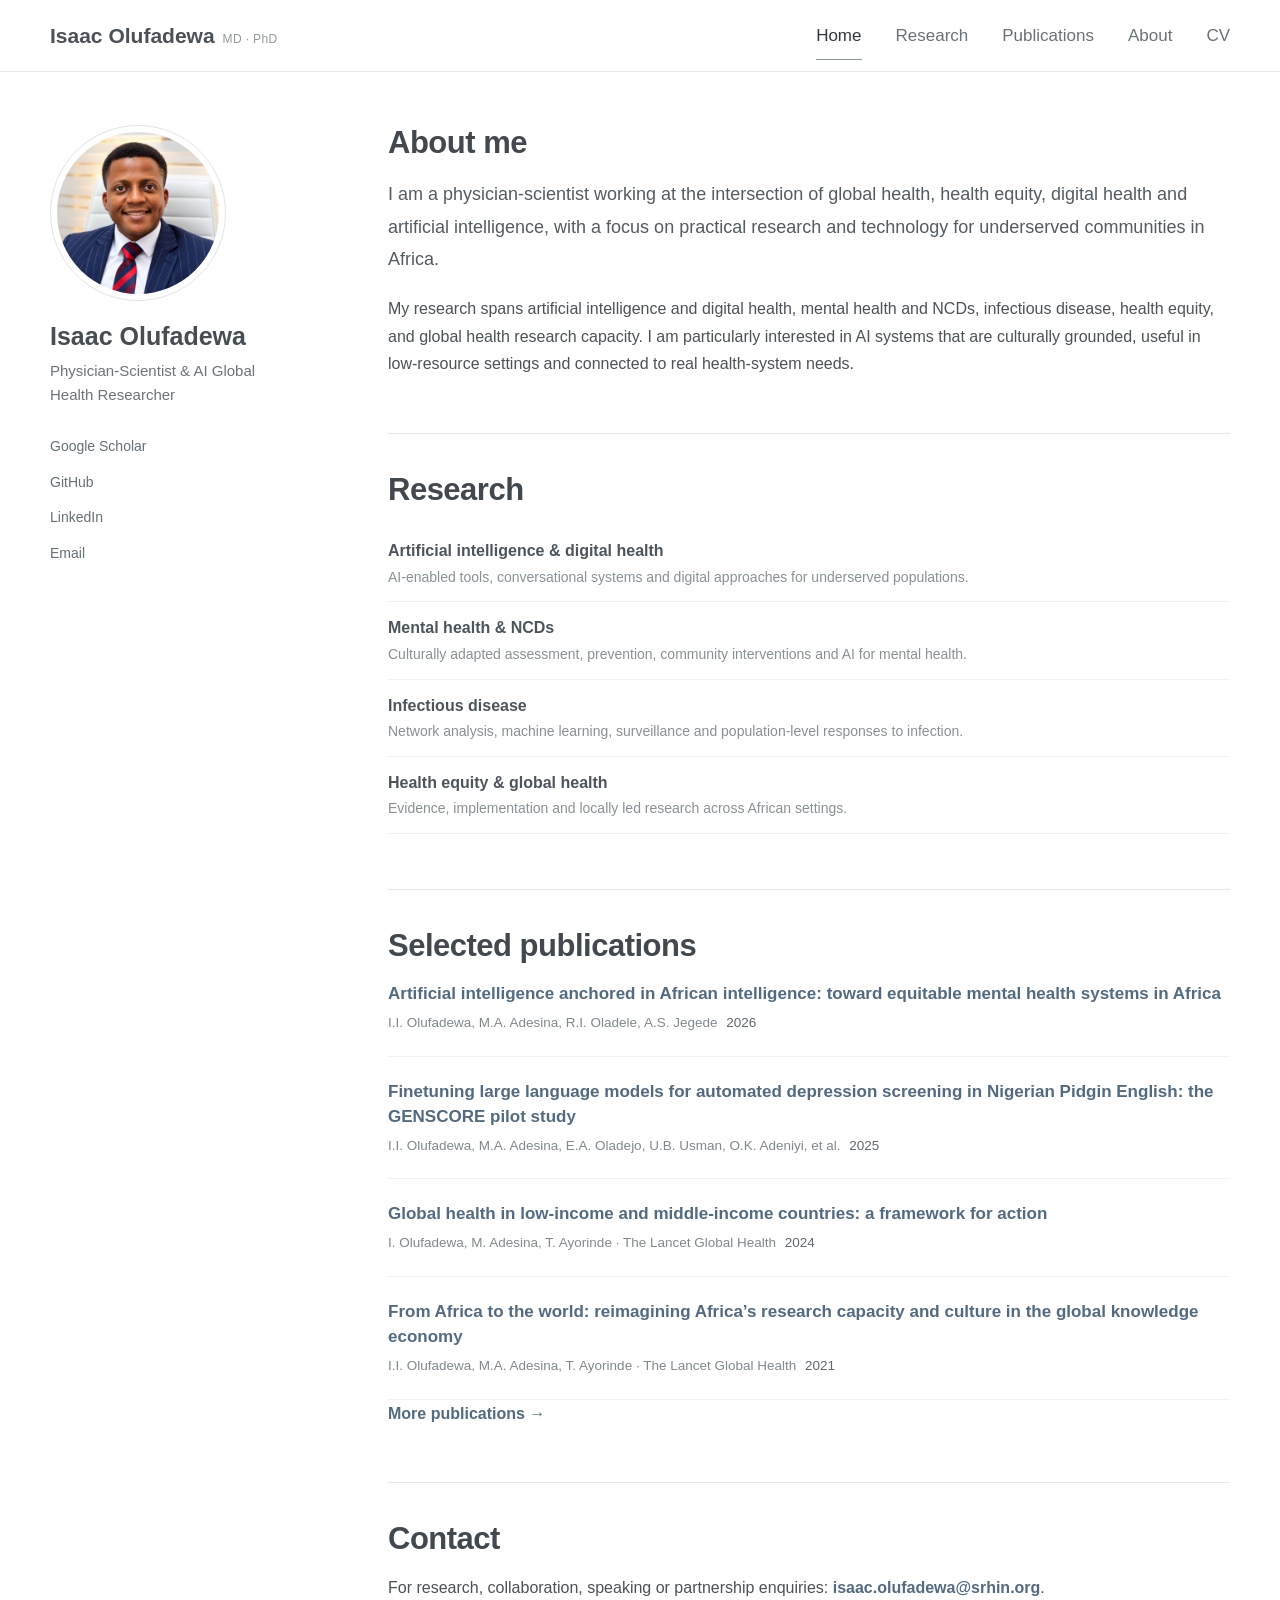
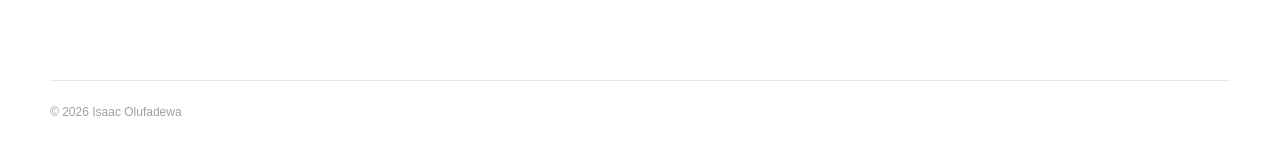
<file: index.html>
<!DOCTYPE html>
<html lang="en">
<head>
<meta charset="UTF-8">
<meta name="viewport" content="width=device-width, initial-scale=1">
<title>Home — Isaac Olufadewa</title>
<meta name="description" content="Isaac Olufadewa is a physician-scientist and AI global health researcher working across health equity, digital health, mental health and infectious disease.">
<link rel="stylesheet" href="assets/css/style.css">
</head>
<body>
<header class="site-header">
  <div class="header-inner">
    <a class="site-name" href="index.html">Isaac Olufadewa<small>MD · PhD</small></a>
    <nav class="site-nav" aria-label="Primary navigation">
      <a href="index.html" data-page="index.html">Home</a>
      <a href="research.html" data-page="research.html">Research</a>
      <a href="publications.html" data-page="publications.html">Publications</a>
      <a href="about.html" data-page="about.html">About</a>
      <a href="assets/docs/Isaac-Olufadewa-CV.pdf">CV</a>
    </nav>
  </div>
</header>
<div class="page">
<aside class="sidebar">
  <div class="portrait-wrap">
    <img class="portrait" src="assets/img/isaac.png" alt="Portrait of Isaac Olufadewa">
    <div class="monogram" aria-hidden="true">IO</div>
  </div>
  <div>
    <h1>Isaac Olufadewa</h1>
    <p class="role">Physician-Scientist &amp; AI Global Health Researcher</p>
 </div>
  <ul class="sidebar-links">
    <li><a href="https://scholar.google.com/citations?user=htUWujUAAAAJ&amp;hl=en" target="_blank" rel="noopener">Google Scholar</a></li>
    <li><a href="https://github.com/iiolufadewa" target="_blank" rel="noopener">GitHub</a></li>
    <li><a href="https://www.linkedin.com/in/isaacolufadewa" target="_blank" rel="noopener">LinkedIn</a></li>
    <li><a href="mailto:isaac.olufadewa@srhin.org">Email</a></li>
  </ul>
</aside>
<main>
  <section class="section">
    <h2 class="section-title">About me</h2>
    <p class="lead">I am a physician-scientist working at the intersection of global health, health equity, digital health and artificial intelligence, with a focus on practical research and technology for underserved communities in Africa.</p>
    <p>My research spans artificial intelligence and digital health, mental health and NCDs, infectious disease, health equity, and global health research capacity. I am particularly interested in AI systems that are culturally grounded, useful in low-resource settings and connected to real health-system needs.</p>
  </section>

  <section class="section">
    <h2 class="section-title">Research</h2>
    <ul class="simple-list">
      <li><strong>Artificial intelligence &amp; digital health</strong><span>AI-enabled tools, conversational systems and digital approaches for underserved populations.</span></li>
      <li><strong>Mental health &amp; NCDs</strong><span>Culturally adapted assessment, prevention, community interventions and AI for mental health.</span></li>
      <li><strong>Infectious disease</strong><span>Network analysis, machine learning, surveillance and population-level responses to infection.</span></li>
      <li><strong>Health equity &amp; global health</strong><span>Evidence, implementation and locally led research across African settings.</span></li>
    </ul>
  </section>

  <section class="section">
    <h2 class="section-title">Selected publications</h2>
    <ol class="pub-list">
      <li class="pub"><a class="pub-title" href="https://scholar.google.com/citations?user=htUWujUAAAAJ&amp;hl=en" target="_blank" rel="noopener">Artificial intelligence anchored in African intelligence: toward equitable mental health systems in Africa</a><div class="pub-meta">I.I. Olufadewa, M.A. Adesina, R.I. Oladele, A.S. Jegede <span class="year">2026</span></div></li>
      <li class="pub"><a class="pub-title" href="https://scholar.google.com/citations?user=htUWujUAAAAJ&amp;hl=en" target="_blank" rel="noopener">Finetuning large language models for automated depression screening in Nigerian Pidgin English: the GENSCORE pilot study</a><div class="pub-meta">I.I. Olufadewa, M.A. Adesina, E.A. Oladejo, U.B. Usman, O.K. Adeniyi, et al. <span class="year">2025</span></div></li>
      <li class="pub"><a class="pub-title" href="https://scholar.google.com/citations?user=htUWujUAAAAJ&amp;hl=en" target="_blank" rel="noopener">Global health in low-income and middle-income countries: a framework for action</a><div class="pub-meta">I. Olufadewa, M. Adesina, T. Ayorinde · The Lancet Global Health <span class="year">2024</span></div></li>
      <li class="pub"><a class="pub-title" href="https://scholar.google.com/citations?user=htUWujUAAAAJ&amp;hl=en" target="_blank" rel="noopener">From Africa to the world: reimagining Africa’s research capacity and culture in the global knowledge economy</a><div class="pub-meta">I.I. Olufadewa, M.A. Adesina, T. Ayorinde · The Lancet Global Health <span class="year">2021</span></div></li>
    </ol>
    <a class="inline-link" href="publications.html">More publications →</a>
  </section>

  <section class="section">
    <h2 class="section-title">Contact</h2>
    <p>For research, collaboration, speaking or partnership enquiries: <a class="inline-link" href="mailto:isaac.olufadewa@srhin.org">isaac.olufadewa@srhin.org</a>.</p>
  </section>
</main>
</div>
<footer class="footer">© <span data-year>2026</span> Isaac Olufadewa</footer>
<script src="assets/js/main.js"></script>
</body>
</html>
</file>
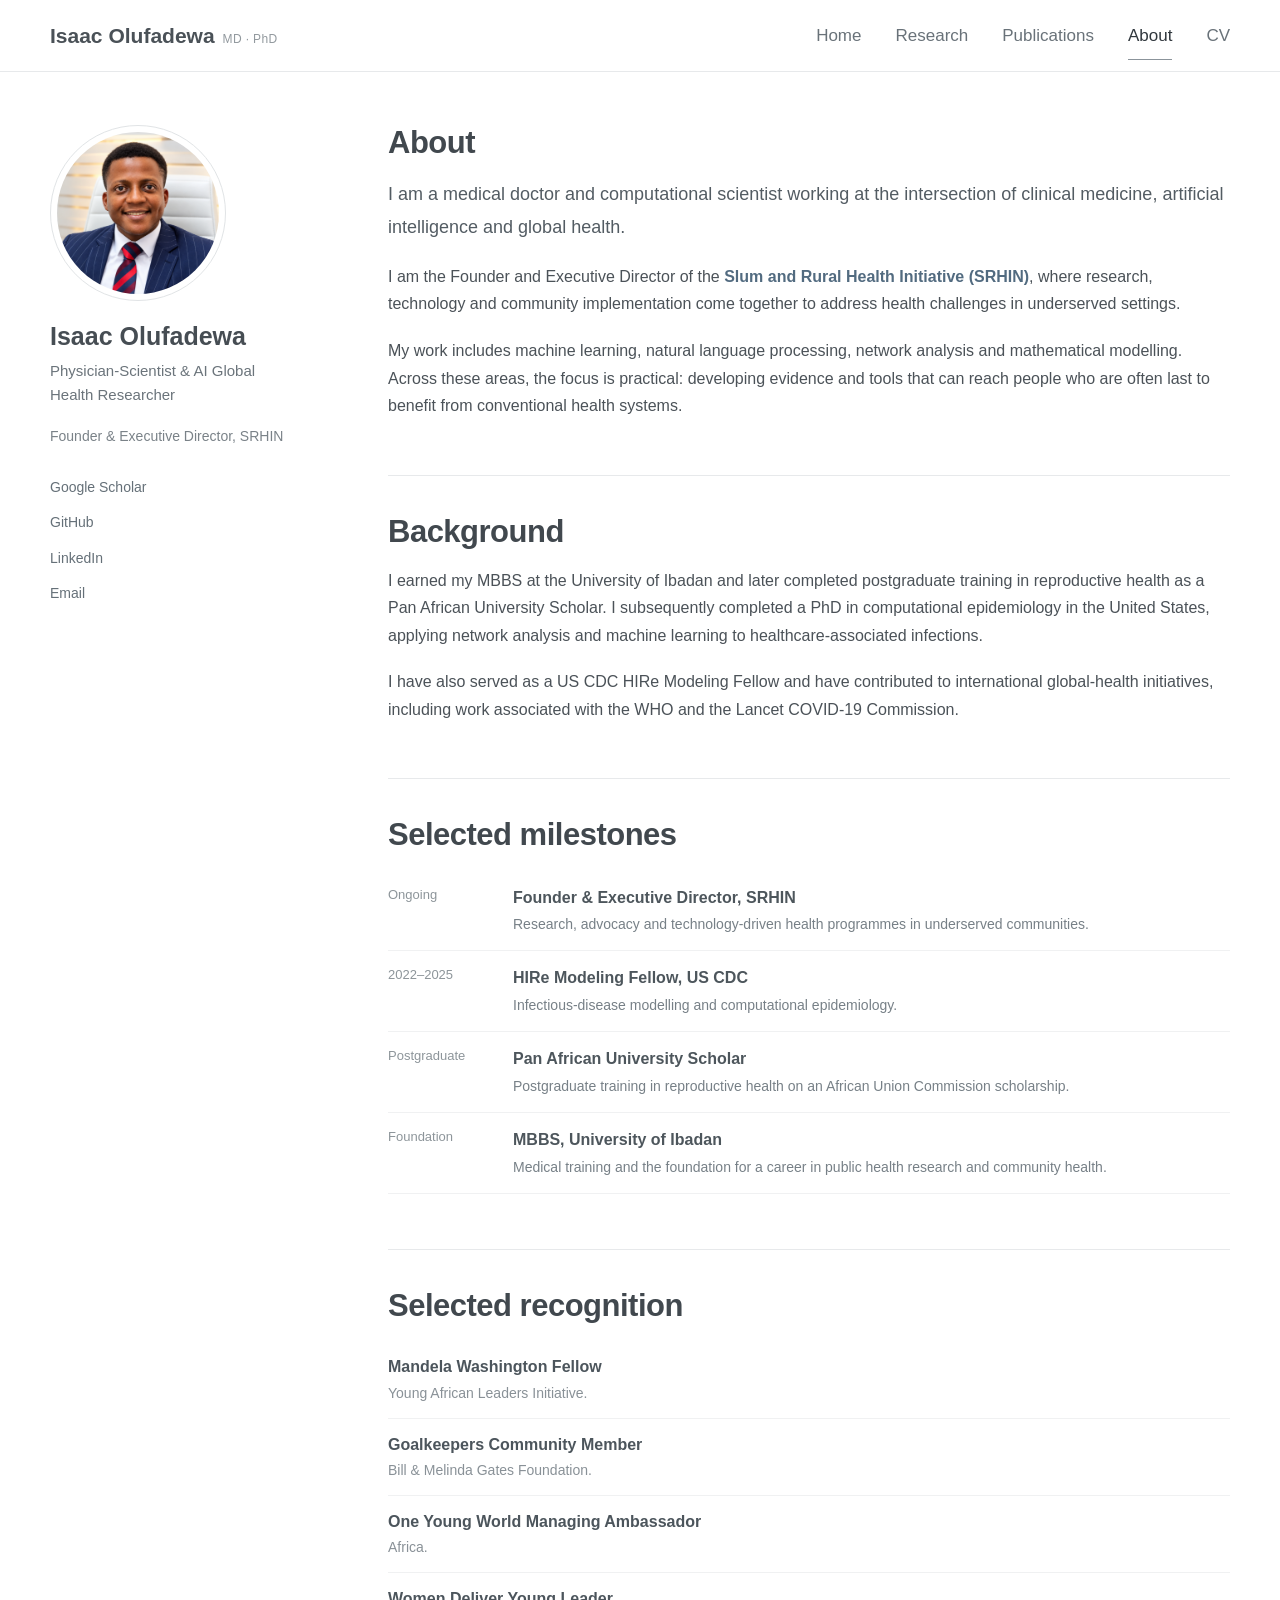
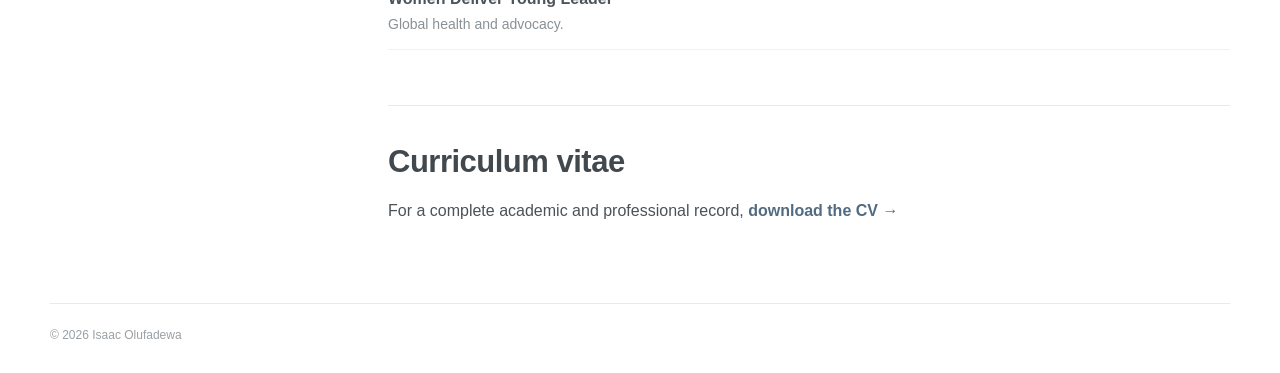
<file: about.html>
<!DOCTYPE html>
<html lang="en">
<head>
<meta charset="UTF-8">
<meta name="viewport" content="width=device-width, initial-scale=1">
<title>About — Isaac Olufadewa, MD, PhD</title>
<meta name="description" content="Biography and career background of Isaac Olufadewa, physician-scientist and AI global health researcher.">
<link rel="stylesheet" href="assets/css/style.css">
</head>
<body>
<header class="site-header">
  <div class="header-inner">
    <a class="site-name" href="index.html">Isaac Olufadewa<small>MD · PhD</small></a>
    <nav class="site-nav" aria-label="Primary navigation">
      <a href="index.html" data-page="index.html">Home</a>
      <a href="research.html" data-page="research.html">Research</a>
      <a href="publications.html" data-page="publications.html">Publications</a>
      <a href="about.html" data-page="about.html">About</a>
      <a href="assets/docs/Isaac-Olufadewa-CV.pdf">CV</a>
    </nav>
  </div>
</header>
<div class="page">
<aside class="sidebar">
  <div class="portrait-wrap">
    <img class="portrait" src="assets/img/isaac.png" alt="Portrait of Isaac Olufadewa">
    <div class="monogram" aria-hidden="true">IO</div>
  </div>
  <div>
    <h1>Isaac Olufadewa</h1>
    <p class="role">Physician-Scientist &amp; AI Global Health Researcher</p>
    <p class="affiliation">Founder &amp; Executive Director, SRHIN</p>
  </div>
  <ul class="sidebar-links">
    <li><a href="https://scholar.google.com/citations?user=htUWujUAAAAJ&amp;hl=en" target="_blank" rel="noopener">Google Scholar</a></li>
    <li><a href="https://github.com/iiolufadewa" target="_blank" rel="noopener">GitHub</a></li>
    <li><a href="https://www.linkedin.com/in/isaacolufadewa" target="_blank" rel="noopener">LinkedIn</a></li>
    <li><a href="mailto:isaac.olufadewa@srhin.org">Email</a></li>
  </ul>
</aside>
<main>
  <section class="section">
    <h2 class="section-title">About</h2>
    <p class="lead">I am a medical doctor and computational scientist working at the intersection of clinical medicine, artificial intelligence and global health.</p>
    <p>I am the Founder and Executive Director of the <a class="inline-link" href="https://srhin.org" target="_blank" rel="noopener">Slum and Rural Health Initiative (SRHIN)</a>, where research, technology and community implementation come together to address health challenges in underserved settings.</p>
    <p>My work includes machine learning, natural language processing, network analysis and mathematical modelling. Across these areas, the focus is practical: developing evidence and tools that can reach people who are often last to benefit from conventional health systems.</p>
  </section>

  <section class="section">
    <h2 class="section-title">Background</h2>
    <p>I earned my MBBS at the University of Ibadan and later completed postgraduate training in reproductive health as a Pan African University Scholar. I subsequently completed a PhD in computational epidemiology in the United States, applying network analysis and machine learning to healthcare-associated infections.</p>
    <p>I have also served as a US CDC HIRe Modeling Fellow and have contributed to international global-health initiatives, including work associated with the WHO and the Lancet COVID-19 Commission.</p>
  </section>

  <section class="section">
    <h2 class="section-title">Selected milestones</h2>
    <ul class="timeline">
      <li><span class="date">Ongoing</span><div><h3>Founder &amp; Executive Director, SRHIN</h3><p>Research, advocacy and technology-driven health programmes in underserved communities.</p></div></li>
      <li><span class="date">2022–2025</span><div><h3>HIRe Modeling Fellow, US CDC</h3><p>Infectious-disease modelling and computational epidemiology.</p></div></li>
      <li><span class="date">Postgraduate</span><div><h3>Pan African University Scholar</h3><p>Postgraduate training in reproductive health on an African Union Commission scholarship.</p></div></li>
      <li><span class="date">Foundation</span><div><h3>MBBS, University of Ibadan</h3><p>Medical training and the foundation for a career in public health research and community health.</p></div></li>
    </ul>
  </section>

  <section class="section">
    <h2 class="section-title">Selected recognition</h2>
    <ul class="simple-list">
      <li><strong>Mandela Washington Fellow</strong><span>Young African Leaders Initiative.</span></li>
      <li><strong>Goalkeepers Community Member</strong><span>Bill &amp; Melinda Gates Foundation.</span></li>
      <li><strong>One Young World Managing Ambassador</strong><span>Africa.</span></li>
      <li><strong>Women Deliver Young Leader</strong><span>Global health and advocacy.</span></li>
    </ul>
  </section>

  <section class="section">
    <h2 class="section-title">Curriculum vitae</h2>
    <p>For a complete academic and professional record, <a class="inline-link" href="assets/docs/Isaac-Olufadewa-CV.pdf">download the CV →</a></p>
  </section>
</main>
</div>
<footer class="footer">© <span data-year>2026</span> Isaac Olufadewa</footer>
<script src="assets/js/main.js"></script>
</body>
</html>
</file>
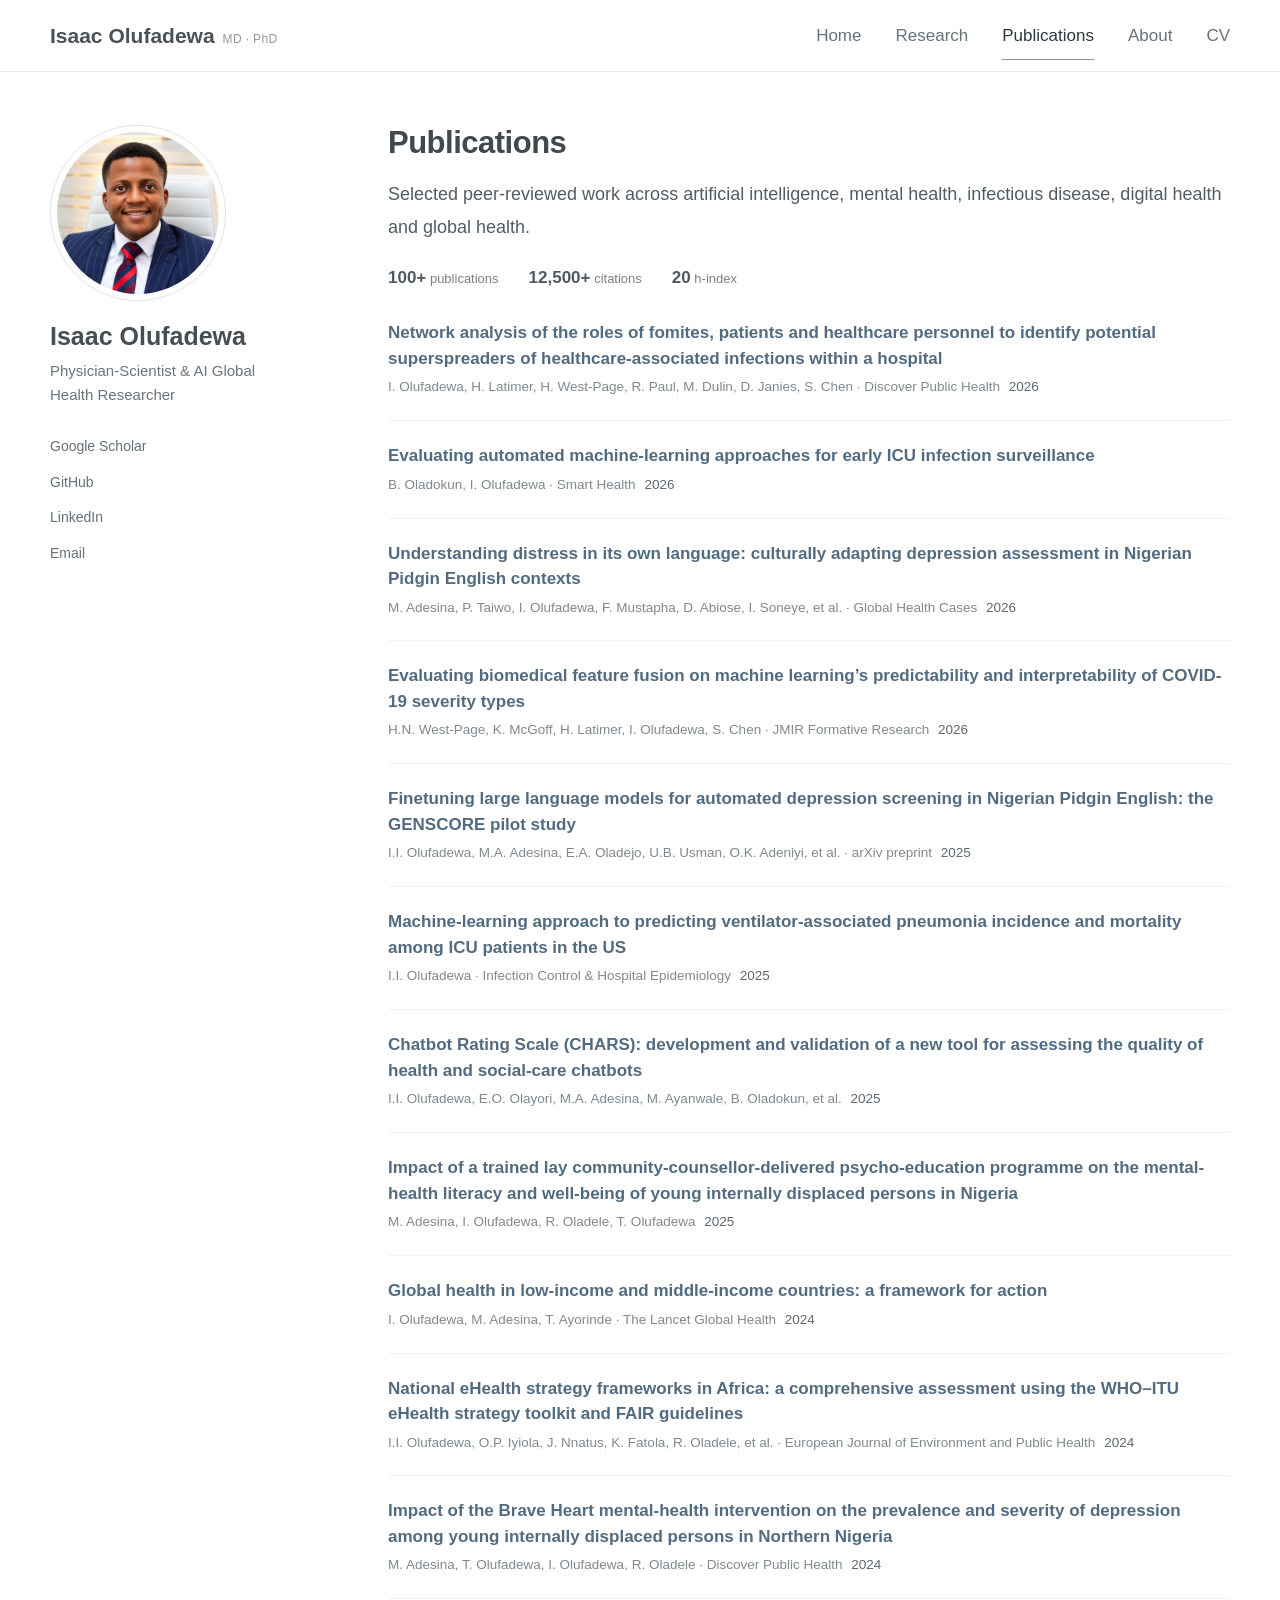
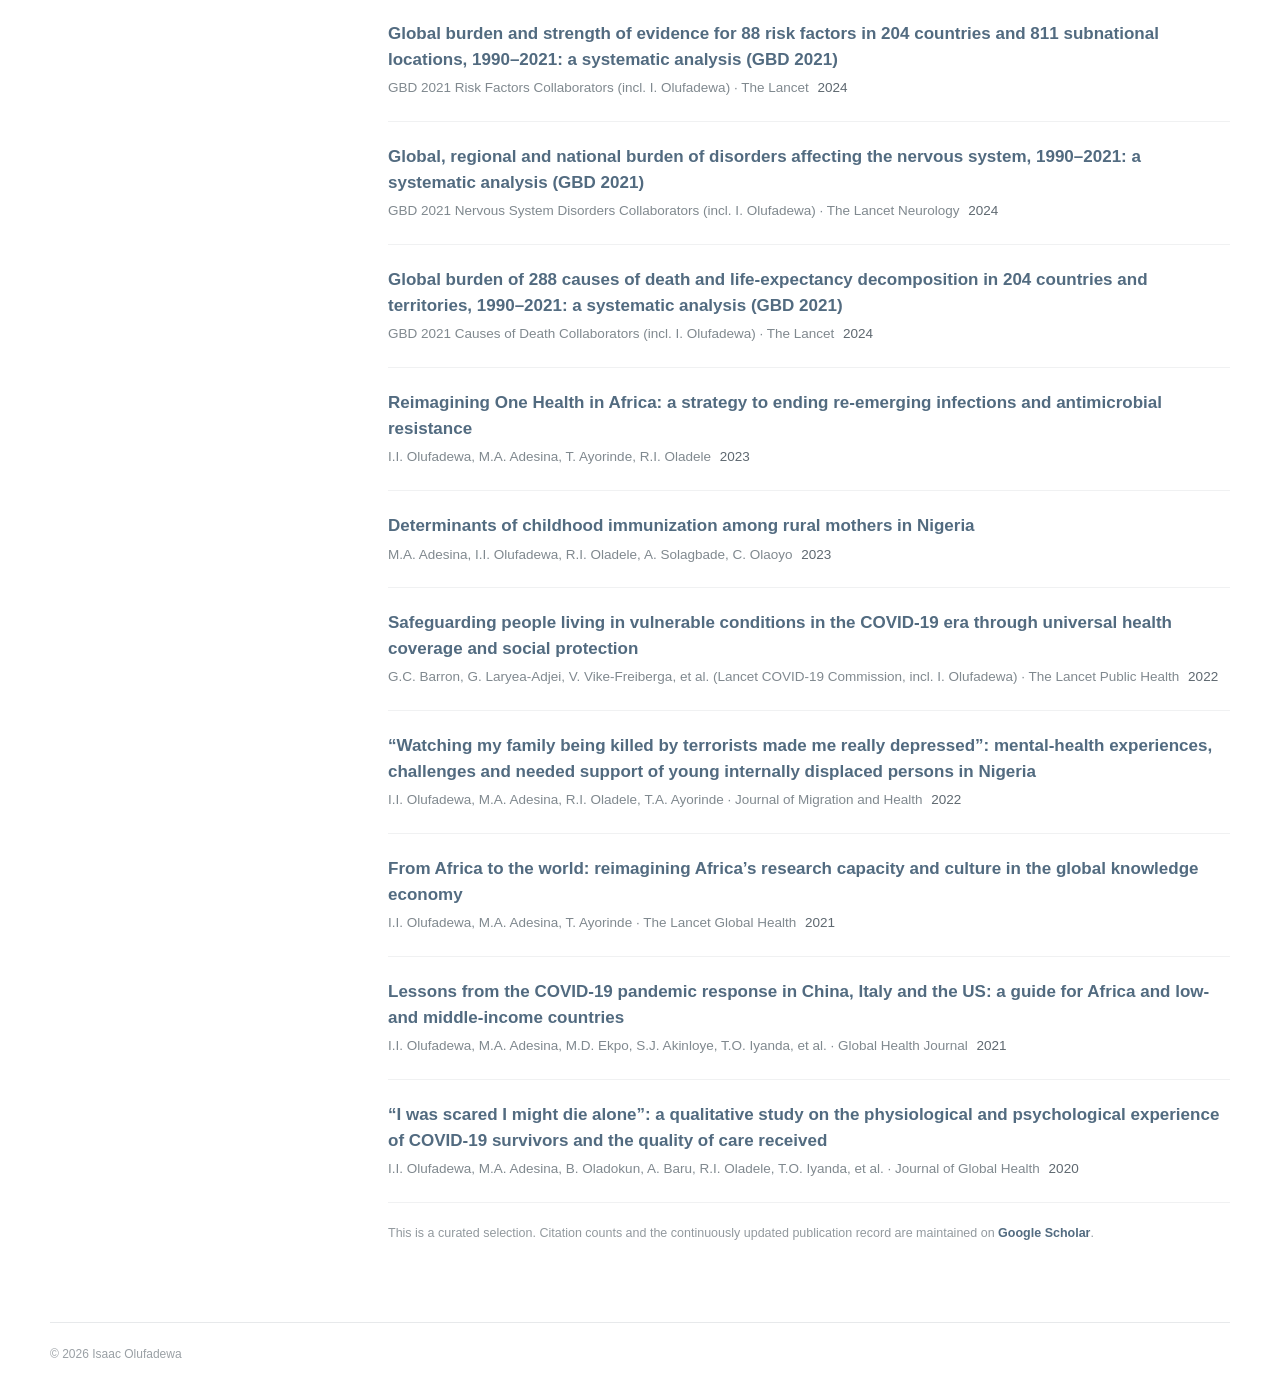
<file: publications.html>
<!DOCTYPE html>
<html lang="en">
<head>
<meta charset="UTF-8">
<meta name="viewport" content="width=device-width, initial-scale=1">
<title>Publications — Isaac Olufadewa, MD, PhD</title>
<meta name="description" content="Selected publications by Isaac Olufadewa across artificial intelligence, mental health, infectious disease and global health.">
<link rel="stylesheet" href="assets/css/style.css">
</head>
<body>
<header class="site-header">
  <div class="header-inner">
    <a class="site-name" href="index.html">Isaac Olufadewa<small>MD · PhD</small></a>
    <nav class="site-nav" aria-label="Primary navigation">
      <a href="index.html" data-page="index.html">Home</a>
      <a href="research.html" data-page="research.html">Research</a>
      <a href="publications.html" data-page="publications.html">Publications</a>
      <a href="about.html" data-page="about.html">About</a>
      <a href="assets/docs/Isaac-Olufadewa-CV.pdf">CV</a>
    </nav>
  </div>
</header>
<div class="page">
<aside class="sidebar">
  <div class="portrait-wrap">
    <img class="portrait" src="assets/img/isaac.png" alt="Portrait of Isaac Olufadewa">
    <div class="monogram" aria-hidden="true">IO</div>
  </div>
  <div>
    <h1>Isaac Olufadewa</h1>
    <p class="role">Physician-Scientist &amp; AI Global Health Researcher</p>
  </div>
  <ul class="sidebar-links">
    <li><a href="https://scholar.google.com/citations?user=htUWujUAAAAJ&amp;hl=en" target="_blank" rel="noopener">Google Scholar</a></li>
    <li><a href="https://github.com/iiolufadewa" target="_blank" rel="noopener">GitHub</a></li>
    <li><a href="https://www.linkedin.com/in/isaacolufadewa" target="_blank" rel="noopener">LinkedIn</a></li>
    <li><a href="mailto:isaac.olufadewa@srhin.org">Email</a></li>
  </ul>
</aside>
<main>
  <section class="section">
    <h2 class="section-title">Publications</h2>
    <p class="lead">Selected peer-reviewed work across artificial intelligence, mental health, infectious disease, digital health and global health.</p>
    <div class="statline"><span><strong>100+</strong> publications</span><span><strong>12,500+</strong> citations</span><span><strong>20</strong> h-index</span></div>
    <ol class="pub-list">
      <li class="pub"><a class="pub-title" href="https://scholar.google.com/citations?user=htUWujUAAAAJ&amp;hl=en" target="_blank" rel="noopener">Network analysis of the roles of fomites, patients and healthcare personnel to identify potential superspreaders of healthcare-associated infections within a hospital</a><div class="pub-meta">I. Olufadewa, H. Latimer, H. West-Page, R. Paul, M. Dulin, D. Janies, S. Chen · Discover Public Health <span class="year">2026</span></div></li>
<li class="pub"><a class="pub-title" href="https://scholar.google.com/citations?user=htUWujUAAAAJ&amp;hl=en" target="_blank" rel="noopener">Evaluating automated machine-learning approaches for early ICU infection surveillance</a><div class="pub-meta">B. Oladokun, I. Olufadewa · Smart Health <span class="year">2026</span></div></li>
<li class="pub"><a class="pub-title" href="https://scholar.google.com/citations?user=htUWujUAAAAJ&amp;hl=en" target="_blank" rel="noopener">Understanding distress in its own language: culturally adapting depression assessment in Nigerian Pidgin English contexts</a><div class="pub-meta">M. Adesina, P. Taiwo, I. Olufadewa, F. Mustapha, D. Abiose, I. Soneye, et al. · Global Health Cases <span class="year">2026</span></div></li>
<li class="pub"><a class="pub-title" href="https://scholar.google.com/citations?user=htUWujUAAAAJ&amp;hl=en" target="_blank" rel="noopener">Evaluating biomedical feature fusion on machine learning’s predictability and interpretability of COVID-19 severity types</a><div class="pub-meta">H.N. West-Page, K. McGoff, H. Latimer, I. Olufadewa, S. Chen · JMIR Formative Research <span class="year">2026</span></div></li>
<li class="pub"><a class="pub-title" href="https://scholar.google.com/citations?user=htUWujUAAAAJ&amp;hl=en" target="_blank" rel="noopener">Finetuning large language models for automated depression screening in Nigerian Pidgin English: the GENSCORE pilot study</a><div class="pub-meta">I.I. Olufadewa, M.A. Adesina, E.A. Oladejo, U.B. Usman, O.K. Adeniyi, et al. · arXiv preprint <span class="year">2025</span></div></li>
<li class="pub"><a class="pub-title" href="https://scholar.google.com/citations?user=htUWujUAAAAJ&amp;hl=en" target="_blank" rel="noopener">Machine-learning approach to predicting ventilator-associated pneumonia incidence and mortality among ICU patients in the US</a><div class="pub-meta">I.I. Olufadewa · Infection Control & Hospital Epidemiology <span class="year">2025</span></div></li>
<li class="pub"><a class="pub-title" href="https://scholar.google.com/citations?user=htUWujUAAAAJ&amp;hl=en" target="_blank" rel="noopener">Chatbot Rating Scale (CHARS): development and validation of a new tool for assessing the quality of health and social-care chatbots</a><div class="pub-meta">I.I. Olufadewa, E.O. Olayori, M.A. Adesina, M. Ayanwale, B. Oladokun, et al. <span class="year">2025</span></div></li>
<li class="pub"><a class="pub-title" href="https://scholar.google.com/citations?user=htUWujUAAAAJ&amp;hl=en" target="_blank" rel="noopener">Impact of a trained lay community-counsellor-delivered psycho-education programme on the mental-health literacy and well-being of young internally displaced persons in Nigeria</a><div class="pub-meta">M. Adesina, I. Olufadewa, R. Oladele, T. Olufadewa <span class="year">2025</span></div></li>
<li class="pub"><a class="pub-title" href="https://scholar.google.com/citations?user=htUWujUAAAAJ&amp;hl=en" target="_blank" rel="noopener">Global health in low-income and middle-income countries: a framework for action</a><div class="pub-meta">I. Olufadewa, M. Adesina, T. Ayorinde · The Lancet Global Health <span class="year">2024</span></div></li>
<li class="pub"><a class="pub-title" href="https://scholar.google.com/citations?user=htUWujUAAAAJ&amp;hl=en" target="_blank" rel="noopener">National eHealth strategy frameworks in Africa: a comprehensive assessment using the WHO–ITU eHealth strategy toolkit and FAIR guidelines</a><div class="pub-meta">I.I. Olufadewa, O.P. Iyiola, J. Nnatus, K. Fatola, R. Oladele, et al. · European Journal of Environment and Public Health <span class="year">2024</span></div></li>
<li class="pub"><a class="pub-title" href="https://scholar.google.com/citations?user=htUWujUAAAAJ&amp;hl=en" target="_blank" rel="noopener">Impact of the Brave Heart mental-health intervention on the prevalence and severity of depression among young internally displaced persons in Northern Nigeria</a><div class="pub-meta">M. Adesina, T. Olufadewa, I. Olufadewa, R. Oladele · Discover Public Health <span class="year">2024</span></div></li>
<li class="pub"><a class="pub-title" href="https://scholar.google.com/citations?user=htUWujUAAAAJ&amp;hl=en" target="_blank" rel="noopener">Global burden and strength of evidence for 88 risk factors in 204 countries and 811 subnational locations, 1990–2021: a systematic analysis (GBD 2021)</a><div class="pub-meta">GBD 2021 Risk Factors Collaborators (incl. I. Olufadewa) · The Lancet <span class="year">2024</span></div></li>
<li class="pub"><a class="pub-title" href="https://scholar.google.com/citations?user=htUWujUAAAAJ&amp;hl=en" target="_blank" rel="noopener">Global, regional and national burden of disorders affecting the nervous system, 1990–2021: a systematic analysis (GBD 2021)</a><div class="pub-meta">GBD 2021 Nervous System Disorders Collaborators (incl. I. Olufadewa) · The Lancet Neurology <span class="year">2024</span></div></li>
<li class="pub"><a class="pub-title" href="https://scholar.google.com/citations?user=htUWujUAAAAJ&amp;hl=en" target="_blank" rel="noopener">Global burden of 288 causes of death and life-expectancy decomposition in 204 countries and territories, 1990–2021: a systematic analysis (GBD 2021)</a><div class="pub-meta">GBD 2021 Causes of Death Collaborators (incl. I. Olufadewa) · The Lancet <span class="year">2024</span></div></li>
<li class="pub"><a class="pub-title" href="https://scholar.google.com/citations?user=htUWujUAAAAJ&amp;hl=en" target="_blank" rel="noopener">Reimagining One Health in Africa: a strategy to ending re-emerging infections and antimicrobial resistance</a><div class="pub-meta">I.I. Olufadewa, M.A. Adesina, T. Ayorinde, R.I. Oladele <span class="year">2023</span></div></li>
<li class="pub"><a class="pub-title" href="https://scholar.google.com/citations?user=htUWujUAAAAJ&amp;hl=en" target="_blank" rel="noopener">Determinants of childhood immunization among rural mothers in Nigeria</a><div class="pub-meta">M.A. Adesina, I.I. Olufadewa, R.I. Oladele, A. Solagbade, C. Olaoyo <span class="year">2023</span></div></li>
<li class="pub"><a class="pub-title" href="https://scholar.google.com/citations?user=htUWujUAAAAJ&amp;hl=en" target="_blank" rel="noopener">Safeguarding people living in vulnerable conditions in the COVID-19 era through universal health coverage and social protection</a><div class="pub-meta">G.C. Barron, G. Laryea-Adjei, V. Vike-Freiberga, et al. (Lancet COVID-19 Commission, incl. I. Olufadewa) · The Lancet Public Health <span class="year">2022</span></div></li>
<li class="pub"><a class="pub-title" href="https://scholar.google.com/citations?user=htUWujUAAAAJ&amp;hl=en" target="_blank" rel="noopener">“Watching my family being killed by terrorists made me really depressed”: mental-health experiences, challenges and needed support of young internally displaced persons in Nigeria</a><div class="pub-meta">I.I. Olufadewa, M.A. Adesina, R.I. Oladele, T.A. Ayorinde · Journal of Migration and Health <span class="year">2022</span></div></li>
<li class="pub"><a class="pub-title" href="https://scholar.google.com/citations?user=htUWujUAAAAJ&amp;hl=en" target="_blank" rel="noopener">From Africa to the world: reimagining Africa’s research capacity and culture in the global knowledge economy</a><div class="pub-meta">I.I. Olufadewa, M.A. Adesina, T. Ayorinde · The Lancet Global Health <span class="year">2021</span></div></li>
<li class="pub"><a class="pub-title" href="https://scholar.google.com/citations?user=htUWujUAAAAJ&amp;hl=en" target="_blank" rel="noopener">Lessons from the COVID-19 pandemic response in China, Italy and the US: a guide for Africa and low- and middle-income countries</a><div class="pub-meta">I.I. Olufadewa, M.A. Adesina, M.D. Ekpo, S.J. Akinloye, T.O. Iyanda, et al. · Global Health Journal <span class="year">2021</span></div></li>
<li class="pub"><a class="pub-title" href="https://scholar.google.com/citations?user=htUWujUAAAAJ&amp;hl=en" target="_blank" rel="noopener">“I was scared I might die alone”: a qualitative study on the physiological and psychological experience of COVID-19 survivors and the quality of care received</a><div class="pub-meta">I.I. Olufadewa, M.A. Adesina, B. Oladokun, A. Baru, R.I. Oladele, T.O. Iyanda, et al. · Journal of Global Health <span class="year">2020</span></div></li>
    </ol>
    <p class="note">This is a curated selection. Citation counts and the continuously updated publication record are maintained on <a class="inline-link" href="https://scholar.google.com/citations?user=htUWujUAAAAJ&amp;hl=en" target="_blank" rel="noopener">Google Scholar</a>.</p>
  </section>
</main>
</div>
<footer class="footer">© <span data-year>2026</span> Isaac Olufadewa</footer>
<script src="assets/js/main.js"></script>
</body>
</html>
</file>
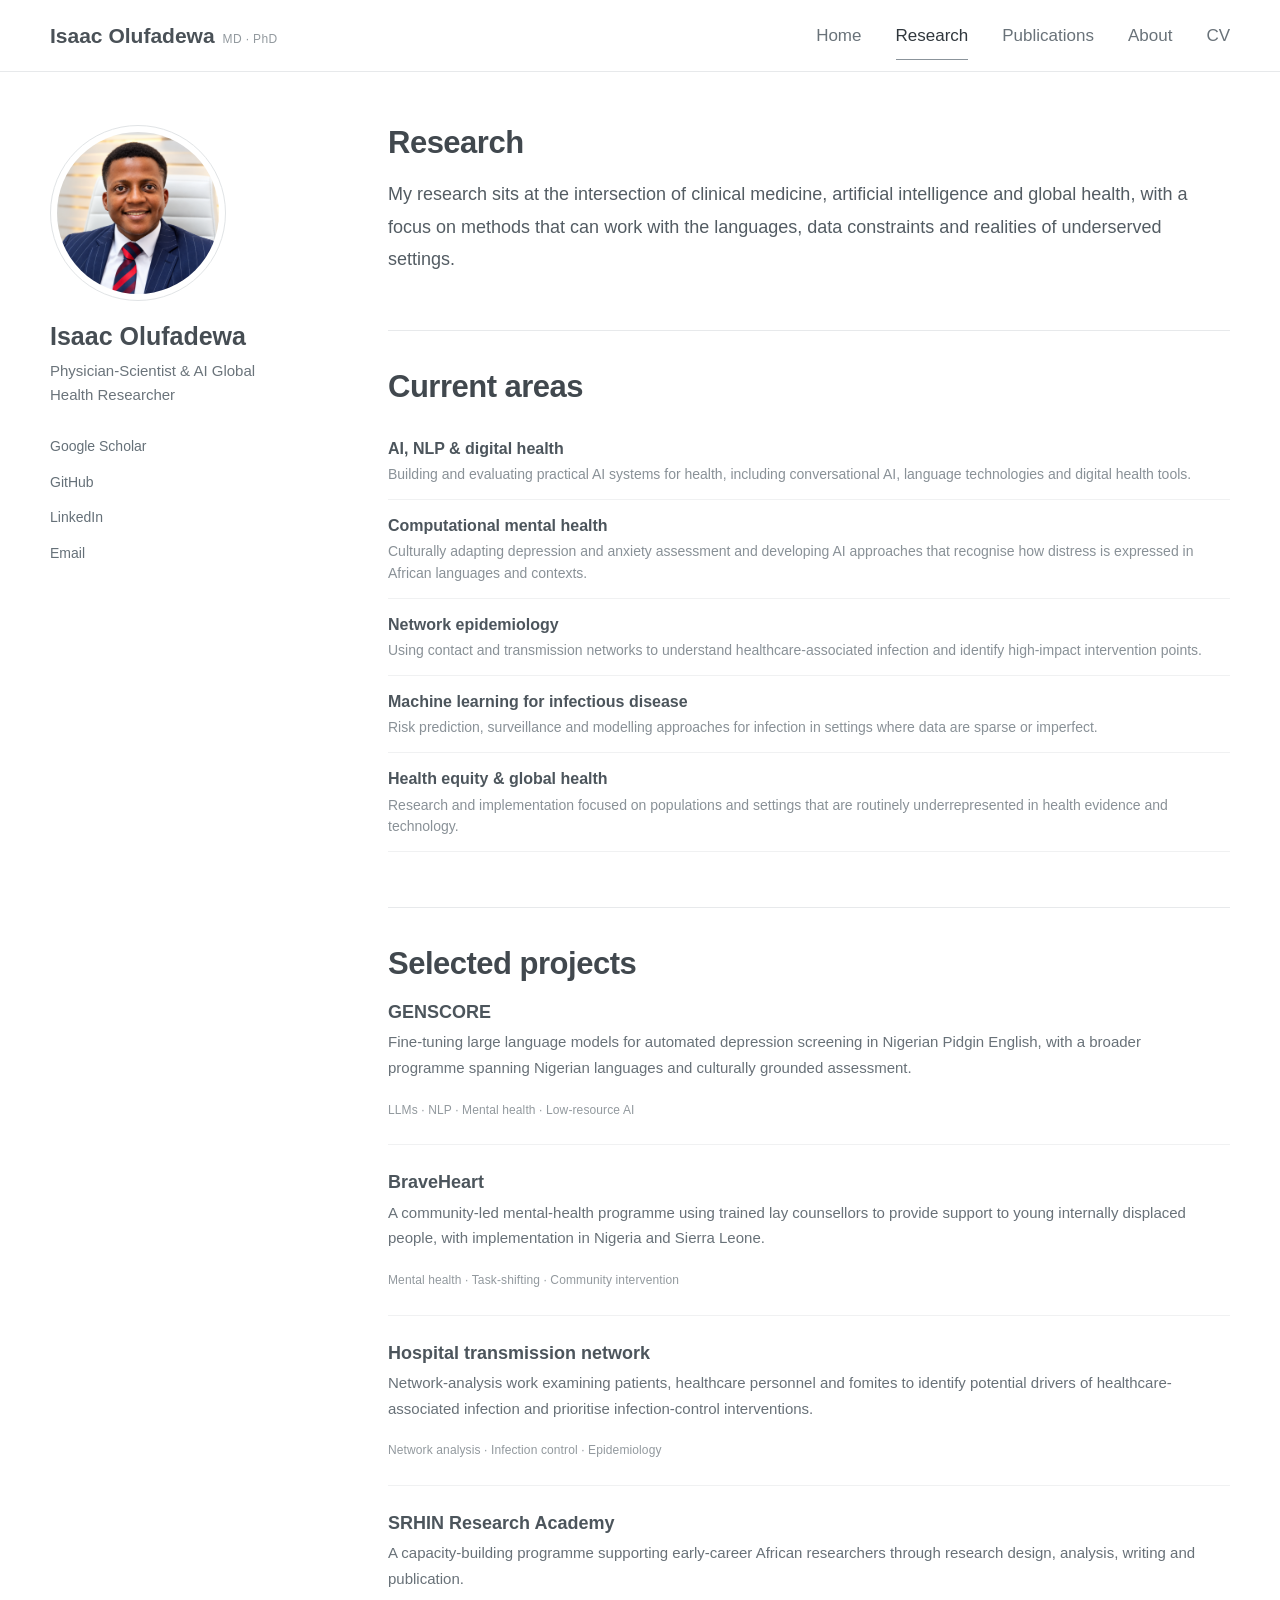
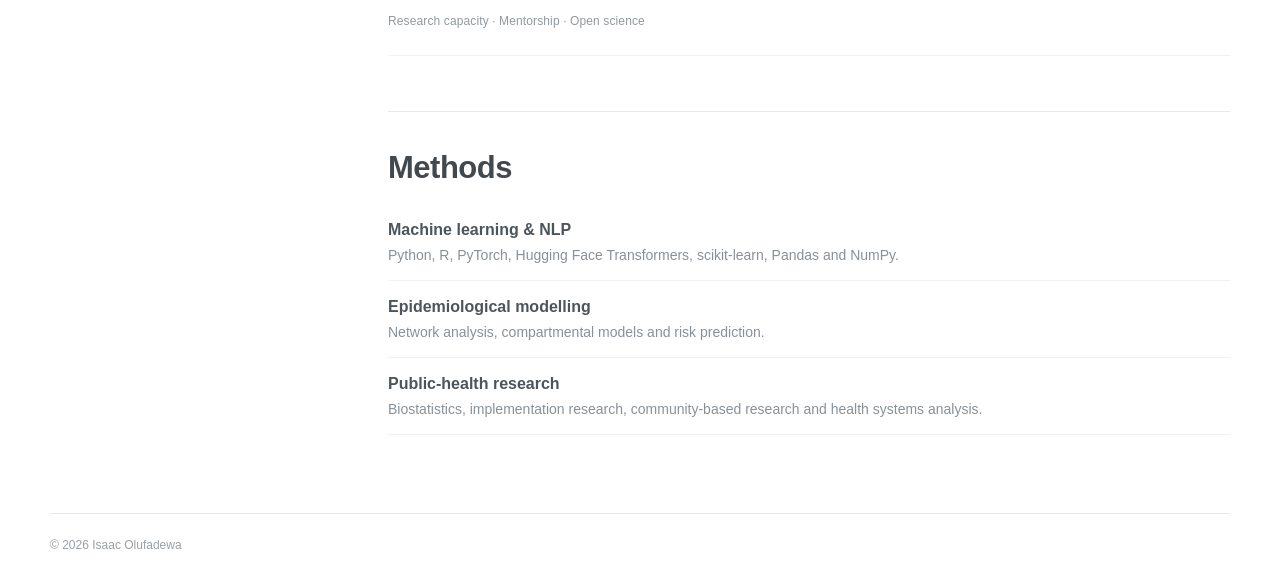
<file: research.html>
<!DOCTYPE html>
<html lang="en">
<head>
<meta charset="UTF-8">
<meta name="viewport" content="width=device-width, initial-scale=1">
<title>Research — Isaac Olufadewa, MD, PhD</title>
<meta name="description" content="Research by Isaac Olufadewa across artificial intelligence, mental health, infectious disease, network epidemiology and global health.">
<link rel="stylesheet" href="assets/css/style.css">
</head>
<body>
<header class="site-header">
  <div class="header-inner">
    <a class="site-name" href="index.html">Isaac Olufadewa<small>MD · PhD</small></a>
    <nav class="site-nav" aria-label="Primary navigation">
      <a href="index.html" data-page="index.html">Home</a>
      <a href="research.html" data-page="research.html">Research</a>
      <a href="publications.html" data-page="publications.html">Publications</a>
      <a href="about.html" data-page="about.html">About</a>
      <a href="assets/docs/Isaac-Olufadewa-CV.pdf">CV</a>
    </nav>
  </div>
</header>
<div class="page">
<aside class="sidebar">
  <div class="portrait-wrap">
    <img class="portrait" src="assets/img/isaac.png" alt="Portrait of Isaac Olufadewa">
    <div class="monogram" aria-hidden="true">IO</div>
  </div>
  <div>
    <h1>Isaac Olufadewa</h1>
    <p class="role">Physician-Scientist &amp; AI Global Health Researcher</p>    
  </div>
  <ul class="sidebar-links">
    <li><a href="https://scholar.google.com/citations?user=htUWujUAAAAJ&amp;hl=en" target="_blank" rel="noopener">Google Scholar</a></li>
    <li><a href="https://github.com/iiolufadewa" target="_blank" rel="noopener">GitHub</a></li>
    <li><a href="https://www.linkedin.com/in/isaacolufadewa" target="_blank" rel="noopener">LinkedIn</a></li>
    <li><a href="mailto:isaac.olufadewa@srhin.org">Email</a></li>
  </ul>
</aside>
<main>
  <section class="section">
    <h2 class="section-title">Research</h2>
    <p class="lead">My research sits at the intersection of clinical medicine, artificial intelligence and global health, with a focus on methods that can work with the languages, data constraints and realities of underserved settings.</p>
  </section>

  <section class="section">
    <h2 class="section-title">Current areas</h2>
    <ul class="simple-list">
      <li><strong>AI, NLP &amp; digital health</strong><span>Building and evaluating practical AI systems for health, including conversational AI, language technologies and digital health tools.</span></li>
      <li><strong>Computational mental health</strong><span>Culturally adapting depression and anxiety assessment and developing AI approaches that recognise how distress is expressed in African languages and contexts.</span></li>
      <li><strong>Network epidemiology</strong><span>Using contact and transmission networks to understand healthcare-associated infection and identify high-impact intervention points.</span></li>
      <li><strong>Machine learning for infectious disease</strong><span>Risk prediction, surveillance and modelling approaches for infection in settings where data are sparse or imperfect.</span></li>
      <li><strong>Health equity &amp; global health</strong><span>Research and implementation focused on populations and settings that are routinely underrepresented in health evidence and technology.</span></li>
    </ul>
  </section>

  <section class="section">
    <h2 class="section-title">Selected projects</h2>
    <ul class="project-list">
      <li class="project"><h3>GENSCORE</h3><p>Fine-tuning large language models for automated depression screening in Nigerian Pidgin English, with a broader programme spanning Nigerian languages and culturally grounded assessment.</p><div class="tags">LLMs · NLP · Mental health · Low-resource AI</div></li>
      <li class="project"><h3>BraveHeart</h3><p>A community-led mental-health programme using trained lay counsellors to provide support to young internally displaced people, with implementation in Nigeria and Sierra Leone.</p><div class="tags">Mental health · Task-shifting · Community intervention</div></li>
      <li class="project"><h3>Hospital transmission network</h3><p>Network-analysis work examining patients, healthcare personnel and fomites to identify potential drivers of healthcare-associated infection and prioritise infection-control interventions.</p><div class="tags">Network analysis · Infection control · Epidemiology</div></li>
      <li class="project"><h3>SRHIN Research Academy</h3><p>A capacity-building programme supporting early-career African researchers through research design, analysis, writing and publication.</p><div class="tags">Research capacity · Mentorship · Open science</div></li>
    </ul>
  </section>

  <section class="section">
    <h2 class="section-title">Methods</h2>
    <ul class="simple-list">
      <li><strong>Machine learning &amp; NLP</strong><span>Python, R, PyTorch, Hugging Face Transformers, scikit-learn, Pandas and NumPy.</span></li>
      <li><strong>Epidemiological modelling</strong><span>Network analysis, compartmental models and risk prediction.</span></li>
      <li><strong>Public-health research</strong><span>Biostatistics, implementation research, community-based research and health systems analysis.</span></li>
    </ul>
  </section>
</main>
</div>
<footer class="footer">© <span data-year>2026</span> Isaac Olufadewa</footer>
<script src="assets/js/main.js"></script>
</body>
</html>
</file>
<file: assets/css/style.css>
:root{
  --ink:#4b5258;
  --ink-dark:#3f464c;
  --muted:#707980;
  --soft:#92999e;
  --line:#e7e9eb;
  --link:#526b80;
  --max:1180px;
  --sidebar:260px;
  --gap:78px;
}

*{box-sizing:border-box}
html{scroll-behavior:smooth}
body{
  margin:0;
  background:#fff;
  color:var(--ink);
  font-family:-apple-system,BlinkMacSystemFont,"Segoe UI",Roboto,Helvetica,Arial,sans-serif;
  font-size:16px;
  line-height:1.72;
  -webkit-font-smoothing:antialiased;
}
a{color:inherit;text-decoration:none}
a:hover{color:var(--ink-dark);text-decoration:underline;text-underline-offset:3px}

.site-header{
  height:72px;
  border-bottom:1px solid var(--line);
  display:flex;
  align-items:center;
}
.header-inner{
  width:min(calc(100% - 42px),var(--max));
  margin:0 auto;
  display:flex;
  align-items:center;
  justify-content:space-between;
  gap:40px;
}
.site-name{
  font-size:21px;
  line-height:1;
  font-weight:700;
  color:#4a5157;
  white-space:nowrap;
}
.site-name small{
  display:inline-block;
  margin-left:8px;
  color:#92999e;
  font-size:12px;
  font-weight:500;
  letter-spacing:.03em;
}
.site-nav{
  display:flex;
  align-items:center;
  gap:34px;
  color:#697279;
  font-size:17px;
}
.site-nav a{
  position:relative;
  padding:24px 0;
}
.site-nav a:hover{text-decoration:none;color:#30373d}
.site-nav a.active{color:#30373d}
.site-nav a.active:after{
  content:"";
  position:absolute;
  left:0;right:0;bottom:14px;
  height:1px;background:#8b949b;
}

.page{
  width:min(calc(100% - 42px),var(--max));
  margin:0 auto;
  display:grid;
  grid-template-columns:var(--sidebar) minmax(0,1fr);
  gap:var(--gap);
  padding:52px 0 78px;
}
.sidebar{
  padding-top:1px;
}
.portrait-wrap{
  width:176px;height:176px;
  border-radius:50%;
  border:1px solid #e1e4e6;
  padding:6px;
  margin-bottom:20px;
}
.portrait{
  width:100%;height:100%;
  border-radius:50%;
  object-fit:cover;
  display:block;
  background:#f1f3f4;
}
.monogram{
  display:none;
  width:100%;height:100%;
  border-radius:50%;
  align-items:center;justify-content:center;
  background:#f1f3f4;color:#69737a;
  font-size:38px;font-weight:600;letter-spacing:2px;
}
.sidebar h1{
  margin:0 0 7px;
  color:#464d53;
  font-size:25px;
  line-height:1.25;
  font-weight:700;
}
.role{
  max-width:235px;
  margin:0;
  color:#6b747b;
  font-size:15px;
  line-height:1.6;
}
.affiliation{
  margin:18px 0 0;
  color:#7a8288;
  font-size:14px;
  line-height:1.6;
}
.sidebar-links{
  list-style:none;
  padding:0;
  margin:25px 0 0;
}
.sidebar-links li{margin:0 0 8px}
.sidebar-links a{
  color:#657078;
  font-size:14px;
}
.sidebar-links .label{
  color:#9aa0a5;
  margin-right:5px;
}

main{min-width:0;max-width:900px}
.section + .section{
  margin-top:55px;
  padding-top:37px;
  border-top:1px solid var(--line);
}
.section-title{
  margin:0 0 17px;
  color:#41484e;
  font-size:31px;
  line-height:1.2;
  font-weight:700;
  letter-spacing:-.5px;
}
.lead{
  max-width:850px;
  margin:0 0 20px;
  color:#535c63;
  font-size:18px;
  line-height:1.8;
}
p{margin:0 0 19px}
p:last-child{margin-bottom:0}

.simple-list{
  margin:0;
  padding:0;
  list-style:none;
  max-width:880px;
}
.simple-list li{
  padding:12px 0 13px;
  border-bottom:1px solid #f0f1f2;
}
.simple-list strong{
  display:block;
  color:#4c555c;
  font-size:16px;
  font-weight:600;
}
.simple-list span{
  display:block;
  margin-top:2px;
  color:#899197;
  font-size:14px;
  line-height:1.55;
}

.project-list{margin:0;padding:0;list-style:none}
.project{
  padding:0 0 24px;
  margin:0 0 24px;
  border-bottom:1px solid #f0f1f2;
}
.project:last-child{margin-bottom:0}
.project h3{
  margin:0 0 4px;
  color:#4c555c;
  font-size:18px;
  line-height:1.45;
}
.project p{
  max-width:820px;
  color:#687178;
  font-size:15px;
}
.tags{
  color:#92999e;
  font-size:12px;
  letter-spacing:.01em;
}

.pub-list{
  margin:0;
  padding:0;
  list-style:none;
}
.pub{
  padding:0 0 22px;
  margin:0 0 22px;
  border-bottom:1px solid #f0f1f2;
}
.pub:last-child{margin-bottom:0}
.pub-title{
  display:block;
  color:#526b80;
  font-size:17px;
  line-height:1.5;
  font-weight:600;
}
.pub-title:hover{color:#354b5c}
.pub-meta{
  margin-top:6px;
  color:#80898f;
  font-size:13.5px;
  line-height:1.55;
}
.pub-meta b{color:#687178;font-weight:600}
.year{
  display:inline-block;
  margin-left:5px;
  color:#5e6870;
}

.note{
  margin-top:20px;
  color:#92999e;
  font-size:12.5px;
  line-height:1.65;
}
.inline-link{
  color:var(--link);
  font-weight:600;
}
.statline{
  display:flex;
  gap:30px;
  flex-wrap:wrap;
  margin:0 0 28px;
  color:#788188;
  font-size:13px;
}
.statline strong{
  color:#505960;
  font-size:17px;
  font-weight:600;
}

.timeline{
  margin:0;padding:0;list-style:none;
}
.timeline li{
  display:grid;
  grid-template-columns:105px 1fr;
  gap:20px;
  padding:13px 0 15px;
  border-bottom:1px solid #f0f1f2;
}
.timeline .date{
  color:#8d959a;
  font-size:13px;
}
.timeline h3{
  margin:0 0 2px;
  color:#4d565c;
  font-size:16px;
  font-weight:600;
}
.timeline p{
  margin:0;
  color:#778087;
  font-size:14px;
  line-height:1.6;
}

.footer{
  width:min(calc(100% - 42px),var(--max));
  margin:0 auto;
  border-top:1px solid var(--line);
  padding:21px 0 28px;
  color:#9aa0a5;
  font-size:12px;
}

@media(max-width:900px){
  :root{--sidebar:215px;--gap:48px}
  .site-nav{gap:23px;font-size:15px}
  .portrait-wrap{width:150px;height:150px}
  .section-title{font-size:28px}
  .lead{font-size:17px}
}
@media(max-width:700px){
  .site-header{height:auto;min-height:66px}
  .header-inner{
    width:min(calc(100% - 30px),var(--max));
    padding:14px 0;
    flex-direction:column;
    align-items:flex-start;
    gap:12px;
  }
  .site-nav{
    width:100%;
    gap:17px;
    flex-wrap:wrap;
    font-size:14px;
  }
  .site-nav a{padding:0}
  .site-nav a.active:after{display:none}

  .page{
    width:min(calc(100% - 30px),var(--max));
    display:block;
    padding:38px 0 60px;
  }
  .sidebar{
    display:grid;
    grid-template-columns:104px 1fr;
    column-gap:20px;
    align-items:center;
    padding-bottom:32px;
    margin-bottom:38px;
    border-bottom:1px solid var(--line);
  }
  .portrait-wrap{
    width:104px;height:104px;
    grid-row:span 2;
    margin:0;
  }
  .sidebar h1{font-size:23px}
  .role{font-size:14px}
  .affiliation{margin-top:8px;font-size:13px}
  .sidebar-links{
    grid-column:1/-1;
    display:flex;
    flex-wrap:wrap;
    gap:7px 17px;
    margin-top:19px;
  }
  .sidebar-links li{margin:0}
  .sidebar-links a{font-size:13px}

  .section-title{font-size:27px}
  .lead{font-size:16px;line-height:1.75}
  .timeline li{grid-template-columns:1fr;gap:2px}
}
</file>
